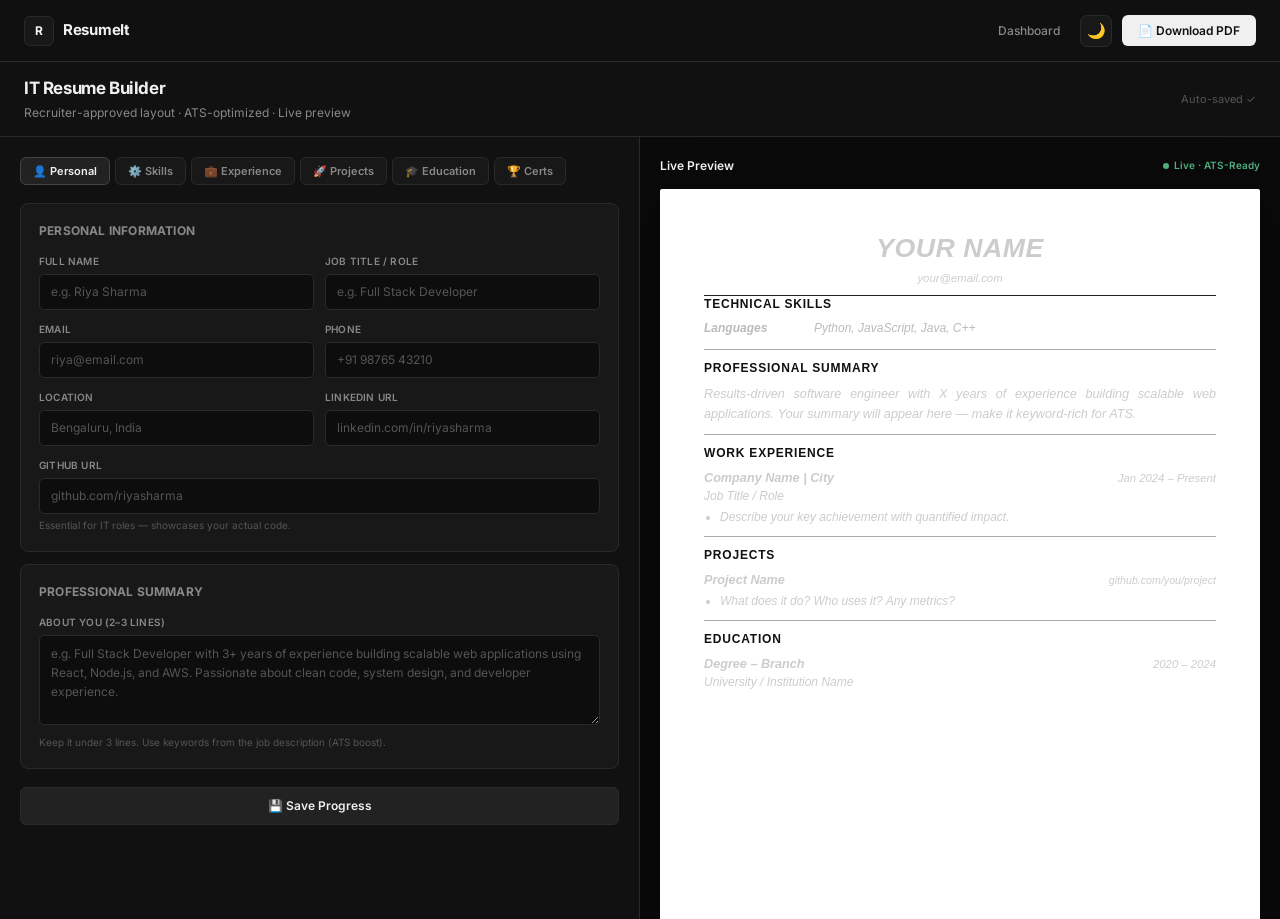
<file: resume-form.html>
<!DOCTYPE html>
<html lang="en">

<head>
    <meta charset="UTF-8">
    <meta name="viewport" content="width=device-width, initial-scale=1.0">
    <meta name="description" content="Build an ATS-friendly IT resume in real time. Recruiter-approved layout for software engineers, developers and tech professionals.">
    <title>ResumeIt - IT Resume Builder</title>
    <link rel="preconnect" href="https://fonts.googleapis.com">
    <link rel="preconnect" href="https://fonts.gstatic.com" crossorigin>
    <link href="https://fonts.googleapis.com/css2?family=Inter:wght@400;500;600;700&display=swap" rel="stylesheet">
    <script>var _t=localStorage.getItem("resumeit-theme");if(_t==="light")document.documentElement.setAttribute("data-theme","light");</script>
    <style>
        /* ===== VARIABLES ===== */
        :root {
            --bg: #111111;
            --surface: #181818;
            --surface-light: #222222;
            --surface-hover: #282828;
            --text: #f0f0f0;
            --text-muted: #888888;
            --text-dim: #555555;
            --border: #2a2a2a;
            --border-hover: #444444;
            --button: #f0f0f0;
            --button-text: #111111;
            --button-hover: #d8d8d8;
            --input-bg: #0d0d0d;
            --preview-bg: #0a0a0a;
            --accent: #4a9eff;
        }
        [data-theme="light"] {
            --bg: #f8f8f8;
            --surface: #ffffff;
            --surface-light: #f0f0f0;
            --surface-hover: #e8e8e8;
            --text: #111111;
            --text-muted: #666666;
            --text-dim: #aaaaaa;
            --border: #e0e0e0;
            --border-hover: #b0b0b0;
            --button: #111111;
            --button-text: #f8f8f8;
            --button-hover: #333333;
            --input-bg: #f4f4f4;
            --preview-bg: #e4e4e4;
        }

        /* ===== RESET ===== */
        *, *::before, *::after { margin: 0; padding: 0; box-sizing: border-box; }
        html { scroll-behavior: smooth; }
        body {
            font-family: 'Inter', Arial, sans-serif;
            background: var(--bg);
            color: var(--text);
            line-height: 1.5;
            -webkit-font-smoothing: antialiased;
            transition: background 0.3s ease, color 0.3s ease;
            overflow-x: hidden;
        }
        a { color: inherit; text-decoration: none; }
        button, input, textarea, select { font-family: inherit; }

        /* ===== NAVBAR ===== */
        .navbar {
            position: sticky; top: 0; z-index: 100;
            height: 62px; border-bottom: 1px solid var(--border);
            background: rgba(17,17,17,0.92);
            backdrop-filter: blur(12px);
            -webkit-backdrop-filter: blur(12px);
            display: flex; align-items: center;
            justify-content: space-between;
            padding: 0 24px;
            transition: background 0.3s ease;
        }
        [data-theme="light"] .navbar { background: rgba(248,248,248,0.94); }
        .logo { display:flex; align-items:center; gap:9px; font-size:15px; font-weight:700; letter-spacing:-0.3px; }
        .logo:hover { opacity: 0.75; }
        .logo-box {
            width:30px; height:30px; border:1px solid var(--border);
            border-radius:6px; background:var(--surface);
            display:flex; align-items:center; justify-content:center;
            font-size:12px; font-weight:700;
        }
        .nav-right { display:flex; align-items:center; gap:10px; }
        .nav-link {
            color:var(--text-muted); font-size:12px; font-weight:500;
            padding:6px 10px; border-radius:5px;
            transition: color 0.2s, background 0.2s;
        }
        .nav-link:hover { color:var(--text); background:var(--surface-light); }
        .theme-btn {
            display:inline-flex; align-items:center; justify-content:center;
            width:32px; height:32px; border:1px solid var(--border);
            border-radius:7px; background:var(--surface); color:var(--text);
            cursor:pointer; font-size:15px; line-height:1; padding:0;
            transition: background 0.2s, border-color 0.2s;
        }
        .theme-btn:hover { background:var(--surface-light); border-color:var(--border-hover); }
        .download-btn {
            display:inline-flex; align-items:center; gap:6px;
            border:none; background:var(--button); color:var(--button-text);
            padding:8px 16px; border-radius:6px; font-size:12px; font-weight:600;
            cursor:pointer; transition: background 0.2s, transform 0.15s;
        }
        .download-btn:hover { background:var(--button-hover); transform:translateY(-1px); }
        .download-btn:active { transform:translateY(0); }

        /* ===== PAGE HEADER ===== */
        .page-header {
            padding:14px 24px; border-bottom:1px solid var(--border);
            display:flex; align-items:center; justify-content:space-between; gap:10px;
        }
        .page-header h1 { font-size:17px; font-weight:700; letter-spacing:-0.4px; }
        .page-header p { color:var(--text-muted); font-size:12px; margin-top:2px; }
        .save-status { font-size:11px; color:var(--text-dim); display:flex; align-items:center; gap:5px; white-space:nowrap; }
        .save-status.saved { color:#4caf7d; }

        /* ===== BUILDER LAYOUT ===== */
        .builder { display:grid; grid-template-columns:1fr 1fr; min-height:calc(100vh - 118px); }

        /* ===== LEFT FORM ===== */
        .form-section { border-right:1px solid var(--border); overflow-y:auto; max-height:calc(100vh - 118px); }
        .form-inner { padding:20px; }

        /* Tabs */
        .form-tabs { display:flex; gap:5px; margin-bottom:18px; flex-wrap:wrap; }
        .form-tab {
            padding:6px 12px; border-radius:6px; font-size:11px; font-weight:600;
            color:var(--text-muted); cursor:pointer; border:1px solid var(--border);
            background:var(--surface); transition: all 0.15s ease;
        }
        .form-tab.active { background:var(--surface-light); border-color:var(--border-hover); color:var(--text); }
        .form-tab:hover { color:var(--text); border-color:var(--border-hover); }
        .tab-panel { display:none; }
        .tab-panel.active { display:block; }

        /* Form Card */
        .form-card {
            background:var(--surface); border:1px solid var(--border);
            border-radius:8px; padding:18px; margin-bottom:12px;
        }
        .form-card-header { display:flex; align-items:center; justify-content:space-between; margin-bottom:14px; }
        .form-card-header h2 { font-size:12px; font-weight:700; letter-spacing:0.2px; text-transform:uppercase; color:var(--text-muted); }

        /* Section tip */

        /* Inputs */
        .form-row { display:grid; grid-template-columns:1fr 1fr; gap:11px; }
        .form-row-3 { display:grid; grid-template-columns:1fr 1fr 1fr; gap:11px; }
        .input-group { margin-bottom:12px; }
        .input-group:last-child { margin-bottom:0; }
        .input-group label {
            display:block; font-size:10px; font-weight:600; letter-spacing:0.2px;
            margin-bottom:5px; color:var(--text-muted); text-transform:uppercase;
        }
        .input-group input,
        .input-group textarea,
        .input-group select {
            width:100%; background:var(--input-bg); border:1px solid var(--border);
            border-radius:5px; color:var(--text); outline:none;
            font-size:12px; padding:8px 11px; transition:border-color 0.2s;
        }
        .input-group input { height:36px; }
        .input-group textarea { min-height:76px; resize:vertical; line-height:1.6; }
        .input-group input:focus,
        .input-group textarea:focus,
        .input-group select:focus { border-color:var(--border-hover); }
        .input-group input::placeholder,
        .input-group textarea::placeholder { color:var(--text-dim); }
        .field-hint { font-size:10px; color:var(--text-dim); margin-top:4px; }

        /* Entry Block */
        .entry-block {
            border:1px solid var(--border); border-radius:7px;
            padding:14px; margin-bottom:10px; background:var(--bg);
        }
        .entry-block-header { display:flex; align-items:center; justify-content:space-between; margin-bottom:12px; }
        .entry-label { font-size:11px; font-weight:600; color:var(--text-muted); }
        .remove-btn {
            border:1px solid var(--border); background:transparent; color:#e05555;
            font-size:10px; font-weight:600; padding:3px 9px; border-radius:4px;
            cursor:pointer; transition: background 0.15s, border-color 0.15s;
        }
        .remove-btn:hover { background:rgba(224,85,85,0.12); border-color:#e05555; }
        .add-btn {
            width:100%; border:1px dashed var(--border); background:transparent;
            color:var(--text-muted); font-size:11px; font-weight:600;
            padding:9px; border-radius:6px; cursor:pointer; margin-top:4px;
            transition: border-color 0.2s, color 0.2s, background 0.2s;
        }
        .add-btn:hover { border-color:var(--border-hover); color:var(--text); background:var(--surface-hover); }

        /* Save btn */
        .save-btn {
            width:100%; height:38px; border:1px solid var(--border);
            border-radius:6px; background:var(--surface-light); color:var(--text);
            font-size:12px; font-weight:600; cursor:pointer; margin-top:6px;
            transition: background 0.2s, border-color 0.2s;
        }
        .save-btn:hover { background:var(--surface-hover); border-color:var(--border-hover); }

        /* ===== RIGHT PREVIEW ===== */
        .preview-section {
            background:var(--preview-bg); padding:20px;
            overflow-y:auto; max-height:calc(100vh - 118px);
        }
        .preview-header { display:flex; align-items:center; justify-content:space-between; margin-bottom:14px; }
        .preview-header h2 { font-size:12px; font-weight:600; }
        .live-badge { display:flex; align-items:center; gap:5px; font-size:10px; font-weight:600; color:#4caf7d; }
        .live-dot { width:6px; height:6px; border-radius:50%; background:#4caf7d; animation:pulse 2s infinite; }
        @keyframes pulse { 0%,100%{opacity:1} 50%{opacity:0.35} }

        /* ===== RESUME PAPER (ATS-FRIENDLY IT TEMPLATE) ===== */
        .resume-paper {
            width:100%; max-width:700px; margin:0 auto;
            background:#ffffff; color:#1a1a1a;
            padding:40px 44px;
            box-shadow:0 16px 56px rgba(0,0,0,0.45);
            border-radius:2px; min-height:900px;
            font-family:'Arial', 'Helvetica Neue', sans-serif;
            font-size:9.5pt; line-height:1.45;
        }

        /* ── Resume: Header ── */
        .rh-name {
            font-size:20pt; font-weight:700; color:#111; letter-spacing:0.5px;
            text-transform:uppercase; text-align:center;
            margin-bottom:3px; font-family:'Arial', sans-serif;
        }
        .rh-title {
            font-size:10pt; font-weight:400; color:#444;
            text-align:center; margin-bottom:7px;
        }
        .rh-contact {
            display:flex; flex-wrap:wrap; justify-content:center;
            gap:0; font-size:8.5pt; color:#333; margin-bottom:2px;
        }
        .rh-contact-item { display:flex; align-items:center; }
        .rh-contact-sep { margin:0 6px; color:#999; }
        .rh-contact a { color:#1a1a1a; text-decoration:none; }
        .rh-divider { border:none; border-top:1.8px solid #222; margin:8px 0 0; }

        /* ── Resume: Section ── */
        .rs { margin-bottom:0; }
        .rs-title {
            font-size:9pt; font-weight:700; text-transform:uppercase;
            letter-spacing:0.8px; color:#111;
            margin-bottom:6px;
            font-family:'Arial', sans-serif;
        }
        /* Divider between sections */
        .rs-sep {
            border:none; border-top:1px solid #aaa;
            margin:10px 0 10px;
        }

        /* ── Resume: Skills Table ── */
        .rs-skills-table { width:100%; border-collapse:collapse; }
        .rs-skills-table td {
            font-size:9pt; padding:1.5px 0; vertical-align:top;
        }
        .rs-skills-table td.sk-label {
            font-weight:700; color:#111; white-space:nowrap;
            padding-right:10px; width:110px;
        }
        .rs-skills-table td.sk-value { color:#222; }
        .rs-skills-ph td { color:#bbb !important; font-style:italic; }

        /* ── Resume: Summary ── */
        .rs-summary {
            font-size:9.5pt; line-height:1.6; color:#222;
            text-align:justify;
        }

        /* ── Resume: Experience / Education items ── */
        .ri { margin-bottom:10px; }
        .ri:last-child { margin-bottom:0; }
        .ri-header { display:flex; justify-content:space-between; align-items:baseline; margin-bottom:1px; }
        .ri-company { font-size:9.5pt; font-weight:700; color:#111; }
        .ri-date { font-size:8.5pt; color:#444; white-space:nowrap; margin-left:6px; font-style:italic; }
        .ri-title { font-size:9pt; color:#333; margin-bottom:2px; }
        .ri-stack {
            font-size:8.5pt; color:#555; margin-bottom:3px;
        }
        .ri-stack strong { color:#333; }
        .ri-bullets { margin:3px 0 0 16px; padding:0; list-style:disc; }
        .ri-bullets li { font-size:9pt; color:#222; margin-bottom:1.5px; line-height:1.5; }

        /* ── Resume: Projects ── */
        .rp-header { display:flex; justify-content:space-between; align-items:baseline; margin-bottom:1px; }
        .rp-name { font-size:9.5pt; font-weight:700; color:#111; }
        .rp-link { font-size:8pt; color:#444; margin-left:6px; font-style:italic; }
        .rp-stack { font-size:8.5pt; color:#555; margin-bottom:3px; }
        .rp-stack strong { color:#333; }

        /* ── Resume: Certifications ── */
        .rc { margin-bottom:7px; }
        .rc:last-child { margin-bottom:0; }
        .rc-header { display:flex; justify-content:space-between; align-items:baseline; }
        .rc-name { font-size:9.5pt; font-weight:700; color:#111; }
        .rc-date { font-size:8.5pt; color:#444; font-style:italic; }
        .rc-issuer { font-size:9pt; color:#444; }

        /* Placeholder style */
        .r-ph { color:#ccc !important; font-style:italic; }

        /* ===== PRINT ===== */
        @media print {
            * { -webkit-print-color-adjust:exact; print-color-adjust:exact; }
            body { background:#fff !important; }
            .navbar, .page-header, .form-section, .preview-header { display:none !important; }
            .builder { display:block !important; }
            .preview-section { background:#fff !important; padding:0 !important; max-height:none !important; overflow:visible !important; }
            .resume-paper { box-shadow:none !important; max-width:100% !important; padding:18mm 16mm !important; min-height:auto !important; border-radius:0 !important; }
        }

        /* ===== RESPONSIVE ===== */
        @media (max-width:900px) {
            .builder { grid-template-columns:1fr; }
            .form-section, .preview-section { max-height:none; height:auto; overflow-y:visible; }
            .preview-section { border-top:1px solid var(--border); }
        }
        @media (max-width:600px) {
            .navbar { padding:0 16px; }
            .form-inner, .preview-section { padding:14px; }
            .form-row, .form-row-3 { grid-template-columns:1fr; gap:0; }
            .resume-paper { padding:24px 18px; }
            .rh-name { font-size:14pt; }
        }
    </style>
</head>

<body>

    <!-- NAVBAR -->
    <header class="navbar">
        <a href="dashboard.html" class="logo">
            <span class="logo-box">R</span>
            ResumeIt
        </a>
        <div class="nav-right">
            <a href="dashboard.html" class="nav-link">Dashboard</a>
            <button class="theme-btn" onclick="toggleTheme()" aria-label="Toggle theme" title="Toggle light / dark mode">🌙</button>
            <button class="download-btn" onclick="downloadPDF()" id="dlBtn">
                📄 Download PDF
            </button>
        </div>
    </header>

    <!-- PAGE HEADER -->
    <div class="page-header">
        <div>
            <h1>IT Resume Builder</h1>
            <p>Recruiter-approved layout · ATS-optimized · Live preview</p>
        </div>
        <div class="save-status" id="saveStatus">Auto-saved ✓</div>
    </div>

    <!-- BUILDER -->
    <main class="builder">

        <!-- LEFT — FORM -->
        <section class="form-section" id="formSection">
            <div class="form-inner">

                <!-- Tab navigation -->
                <div class="form-tabs" id="formTabs">
                    <button class="form-tab active" onclick="switchTab('personal')">👤 Personal</button>
                    <button class="form-tab" onclick="switchTab('skills')">⚙️ Skills</button>
                    <button class="form-tab" onclick="switchTab('experience')">💼 Experience</button>
                    <button class="form-tab" onclick="switchTab('projects')">🚀 Projects</button>
                    <button class="form-tab" onclick="switchTab('education')">🎓 Education</button>
                    <button class="form-tab" onclick="switchTab('certifications')">🏆 Certs</button>
                </div>

                <!-- ═══ PERSONAL TAB ═══ -->
                <div class="tab-panel active" id="tab-personal">
                    <div class="form-card">
                        <div class="form-card-header"><h2>Personal Information</h2></div>
                        <div class="form-row">
                            <div class="input-group">
                                <label>Full Name</label>
                                <input type="text" id="f-name" placeholder="e.g. Riya Sharma" oninput="updateField('name',this.value)">
                            </div>
                            <div class="input-group">
                                <label>Job Title / Role</label>
                                <input type="text" id="f-jobtitle" placeholder="e.g. Full Stack Developer" oninput="updateField('jobTitle',this.value)">
                            </div>
                        </div>
                        <div class="form-row">
                            <div class="input-group">
                                <label>Email</label>
                                <input type="email" id="f-email" placeholder="riya@email.com" autocomplete="email" oninput="updateField('email',this.value)">
                            </div>
                            <div class="input-group">
                                <label>Phone</label>
                                <input type="tel" id="f-phone" placeholder="+91 98765 43210" oninput="updateField('phone',this.value)">
                            </div>
                        </div>
                        <div class="form-row">
                            <div class="input-group">
                                <label>Location</label>
                                <input type="text" id="f-location" placeholder="Bengaluru, India" oninput="updateField('location',this.value)">
                            </div>
                            <div class="input-group">
                                <label>LinkedIn URL</label>
                                <input type="text" id="f-linkedin" placeholder="linkedin.com/in/riyasharma" oninput="updateField('linkedin',this.value)">
                            </div>
                        </div>
                        <div class="input-group">
                            <label>GitHub URL</label>
                            <input type="text" id="f-github" placeholder="github.com/riyasharma" oninput="updateField('github',this.value)">
                            <p class="field-hint">Essential for IT roles — showcases your actual code.</p>
                        </div>
                    </div>

                    <div class="form-card">
                        <div class="form-card-header"><h2>Professional Summary</h2></div>
                        <div class="input-group">
                            <label>About You (2–3 lines)</label>
                            <textarea id="f-summary" placeholder="e.g. Full Stack Developer with 3+ years of experience building scalable web applications using React, Node.js, and AWS. Passionate about clean code, system design, and developer experience." oninput="updateField('summary',this.value)" style="min-height:90px;"></textarea>
                            <p class="field-hint">Keep it under 3 lines. Use keywords from the job description (ATS boost).</p>
                        </div>
                    </div>
                    <button class="save-btn" onclick="saveResume()">💾 Save Progress</button>
                </div>

                <!-- ═══ SKILLS TAB ═══ -->
                <div class="tab-panel" id="tab-skills">
                    <div class="form-card">
                        <div class="form-card-header"><h2>Technical Skills</h2></div>

                        <div class="input-group">
                            <label>Languages</label>
                            <input type="text" id="f-sk-lang" placeholder="Python, JavaScript, TypeScript, Java, C++, Go" oninput="updateSkill('languages',this.value)">
                        </div>
                        <div class="input-group">
                            <label>Frameworks &amp; Libraries</label>
                            <input type="text" id="f-sk-fw" placeholder="React, Node.js, Django, FastAPI, Spring Boot, Express" oninput="updateSkill('frameworks',this.value)">
                        </div>
                        <div class="input-group">
                            <label>Databases</label>
                            <input type="text" id="f-sk-db" placeholder="PostgreSQL, MongoDB, MySQL, Redis, Elasticsearch" oninput="updateSkill('databases',this.value)">
                        </div>
                        <div class="input-group">
                            <label>Cloud &amp; DevOps</label>
                            <input type="text" id="f-sk-cloud" placeholder="AWS, GCP, Docker, Kubernetes, Terraform, CI/CD, Linux" oninput="updateSkill('cloud',this.value)">
                        </div>
                        <div class="input-group">
                            <label>Tools &amp; Practices</label>
                            <input type="text" id="f-sk-tools" placeholder="Git, JIRA, Postman, Agile, Scrum, REST APIs, GraphQL" oninput="updateSkill('tools',this.value)">
                        </div>
                    </div>
                    <button class="save-btn" onclick="saveResume()">💾 Save Progress</button>
                </div>

                <!-- ═══ EXPERIENCE TAB ═══ -->
                <div class="tab-panel" id="tab-experience">
                    <div class="form-card">
                        <div class="form-card-header"><h2>Work Experience</h2></div>
                        <div id="exp-entries"></div>
                        <button class="add-btn" onclick="addEntry('experience')">+ Add Work Experience</button>
                    </div>
                    <button class="save-btn" onclick="saveResume()">💾 Save Progress</button>
                </div>

                <!-- ═══ PROJECTS TAB ═══ -->
                <div class="tab-panel" id="tab-projects">
                    <div class="form-card">
                        <div class="form-card-header"><h2>Projects</h2></div>
                        <div id="proj-entries"></div>
                        <button class="add-btn" onclick="addEntry('projects')">+ Add Project</button>
                    </div>
                    <button class="save-btn" onclick="saveResume()">💾 Save Progress</button>
                </div>

                <!-- ═══ EDUCATION TAB ═══ -->
                <div class="tab-panel" id="tab-education">
                    <div class="form-card">
                        <div class="form-card-header"><h2>Education</h2></div>
                        <div id="edu-entries"></div>
                        <button class="add-btn" onclick="addEntry('education')">+ Add Education</button>
                    </div>
                    <button class="save-btn" onclick="saveResume()">💾 Save Progress</button>
                </div>

                <!-- ═══ CERTIFICATIONS TAB ═══ -->
                <div class="tab-panel" id="tab-certifications">
                    <div class="form-card">
                        <div class="form-card-header"><h2>Certifications</h2></div>
                        <div id="cert-entries"></div>
                        <button class="add-btn" onclick="addEntry('certifications')">+ Add Certification</button>
                    </div>
                    <button class="save-btn" onclick="saveResume()">💾 Save Progress</button>
                </div>

            </div>
        </section>

        <!-- RIGHT — LIVE PREVIEW -->
        <section class="preview-section">
            <div class="preview-header">
                <h2>Live Preview</h2>
                <div class="live-badge"><span class="live-dot"></span> Live · ATS-Ready</div>
            </div>

            <div class="resume-paper" id="resumePaper">

                <!-- HEADER -->
                <div style="text-align:center; margin-bottom:0;">
                    <div class="rh-name" id="p-name">YOUR NAME</div>
                    <div class="rh-title" id="p-jobtitle" style="display:none;"></div>
                    <div class="rh-contact" id="p-contact">
                        <span class="rh-contact-item" id="p-email-wrap"><span id="p-email" class="r-ph">your@email.com</span></span>
                        <span class="rh-contact-sep" id="sep-phone" style="display:none;">|</span>
                        <span class="rh-contact-item" id="p-phone-wrap" style="display:none;"><span id="p-phone"></span></span>
                        <span class="rh-contact-sep" id="sep-loc" style="display:none;">|</span>
                        <span class="rh-contact-item" id="p-loc-wrap" style="display:none;"><span id="p-location"></span></span>
                        <span class="rh-contact-sep" id="sep-li" style="display:none;">|</span>
                        <span class="rh-contact-item" id="p-li-wrap" style="display:none;"><span id="p-linkedin"></span></span>
                        <span class="rh-contact-sep" id="sep-gh" style="display:none;">|</span>
                        <span class="rh-contact-item" id="p-gh-wrap" style="display:none;"><span id="p-github"></span></span>
                    </div>
                </div>
                <hr class="rh-divider">

                <!-- 1. TECHNICAL SKILLS -->
                <div class="rs" id="section-skills">
                    <div class="rs-title">Technical Skills</div>
                    <table class="rs-skills-table" id="p-skills-table">
                        <tr class="rs-skills-ph" id="sk-ph-row">
                            <td class="sk-label">Languages</td>
                            <td class="sk-value r-ph">Python, JavaScript, Java, C++</td>
                        </tr>
                    </table>
                </div>
                <hr class="rs-sep">

                <!-- 2. PROFESSIONAL SUMMARY -->
                <div class="rs" id="section-summary">
                    <div class="rs-title">Professional Summary</div>
                    <p class="rs-summary r-ph" id="p-summary">Results-driven software engineer with X years of experience building scalable web applications. Your summary will appear here — make it keyword-rich for ATS.</p>
                </div>
                <hr class="rs-sep">

                <!-- 3. WORK EXPERIENCE -->
                <div class="rs" id="section-experience">
                    <div class="rs-title">Work Experience</div>
                    <div id="p-experience">
                        <div class="ri">
                            <div class="ri-header">
                                <span class="ri-company r-ph">Company Name | City</span>
                                <span class="ri-date r-ph">Jan 2024 – Present</span>
                            </div>
                            <div class="ri-title r-ph">Job Title / Role</div>
                            <div class="ri-stack r-ph"><strong>Stack:</strong> React, Node.js, PostgreSQL</div>
                            <ul class="ri-bullets"><li class="r-ph">Describe your key achievements with quantified impact (e.g. Reduced API latency by 35%)</li></ul>
                        </div>
                    </div>
                </div>
                <hr class="rs-sep">

                <!-- 4. PROJECTS -->
                <div class="rs" id="section-projects">
                    <div class="rs-title">Projects</div>
                    <div id="p-projects">
                        <div class="ri">
                            <div class="rp-header">
                                <span class="rp-name r-ph">Project Name</span>
                                <span class="rp-link r-ph">github.com/you/project</span>
                            </div>
                            <div class="rp-stack r-ph"><strong>Stack:</strong> React, Node.js, MongoDB</div>
                            <ul class="ri-bullets"><li class="r-ph">What does it do? Who uses it? Any metrics?</li></ul>
                        </div>
                    </div>
                </div>
                <hr class="rs-sep">

                <!-- 5. EDUCATION -->
                <div class="rs" id="section-education">
                    <div class="rs-title">Education</div>
                    <div id="p-education">
                        <div class="ri">
                            <div class="ri-header">
                                <span class="ri-company r-ph">Degree – Branch</span>
                                <span class="ri-date r-ph">2020 – 2024</span>
                            </div>
                            <div class="ri-title r-ph">University / Institution Name</div>
                        </div>
                    </div>
                </div>

                <!-- 6. CERTIFICATIONS (shown only when filled) -->
                <div id="cert-wrapper" style="display:none;">
                    <hr class="rs-sep">
                    <div class="rs" id="section-certifications">
                        <div class="rs-title">Certifications</div>
                        <div id="p-certifications"></div>
                    </div>
                </div>

            </div><!-- /resume-paper -->
        </section>

    </main>

    <script>
    /* =====================================================================
       RESUMEIT — IT Resume Builder Logic
       ATS-friendly · Live preview · Auto-save
    ===================================================================== */

    /* ── DATA MODEL ── */
    var data = {
        name: '', jobTitle: '', email: '', phone: '', location: '',
        linkedin: '', github: '',
        summary: '',
        skills: { languages: '', frameworks: '', databases: '', cloud: '', tools: '' },
        experience: [{
            company: '', location: '', title: '', start: '', end: '', tech: '', desc: ''
        }],
        projects: [{ name: '', tech: '', github: '', demo: '', desc: '' }],
        education: [{ degree: '', school: '', start: '', end: '', gpa: '' }],
        certifications: [{ name: '', issuer: '', date: '' }]
    };

    /* ── FIELD UPDATE ── */
    function updateField(key, value) {
        data[key] = value;
        renderPreview();
        scheduleSave();
    }
    function updateSkill(key, value) {
        data.skills[key] = value;
        renderPreview();
        scheduleSave();
    }
    function updateEntry(section, index, key, value) {
        data[section][index][key] = value;
        renderPreview();
        scheduleSave();
    }

    /* ── ADD / REMOVE ENTRIES ── */
    function addEntry(section) {
        if (section === 'experience')
            data.experience.push({ company:'', location:'', title:'', start:'', end:'', tech:'', desc:'' });
        else if (section === 'projects')
            data.projects.push({ name:'', tech:'', github:'', demo:'', desc:'' });
        else if (section === 'education')
            data.education.push({ degree:'', school:'', start:'', end:'', gpa:'' });
        else if (section === 'certifications')
            data.certifications.push({ name:'', issuer:'', date:'' });

        renderForms();
        renderPreview();
        scheduleSave();
    }
    function removeEntry(section, index) {
        data[section].splice(index, 1);
        renderForms();
        renderPreview();
        scheduleSave();
    }

    /* ── RENDER ALL FORMS ── */
    function renderForms() {
        renderExperienceForm();
        renderProjectsForm();
        renderEducationForm();
        renderCertForm();
    }

    /* ── EXPERIENCE FORM ── */
    function renderExperienceForm() {
        var c = document.getElementById('exp-entries');
        c.innerHTML = data.experience.map(function(e, i) {
            return '<div class="entry-block">' +
                '<div class="entry-block-header">' +
                    '<span class="entry-label">Experience #' + (i+1) + '</span>' +
                    (data.experience.length > 1 ? '<button class="remove-btn" onclick="removeEntry(\'experience\',' + i + ')">Remove</button>' : '') +
                '</div>' +
                '<div class="form-row">' +
                    '<div class="input-group"><label>Company Name</label>' +
                        '<input type="text" placeholder="Google, Microsoft, Infosys…" value="' + esc(e.company) + '" oninput="updateEntry(\'experience\',' + i + ',\'company\',this.value)">' +
                    '</div>' +
                    '<div class="input-group"><label>Location</label>' +
                        '<input type="text" placeholder="Bengaluru, India / Remote" value="' + esc(e.location) + '" oninput="updateEntry(\'experience\',' + i + ',\'location\',this.value)">' +
                    '</div>' +
                '</div>' +
                '<div class="input-group"><label>Job Title / Role</label>' +
                    '<input type="text" placeholder="Senior Software Engineer" value="' + esc(e.title) + '" oninput="updateEntry(\'experience\',' + i + ',\'title\',this.value)">' +
                '</div>' +
                '<div class="form-row">' +
                    '<div class="input-group"><label>Start Date</label>' +
                        '<input type="text" placeholder="Jan 2022" value="' + esc(e.start) + '" oninput="updateEntry(\'experience\',' + i + ',\'start\',this.value)">' +
                    '</div>' +
                    '<div class="input-group"><label>End Date</label>' +
                        '<input type="text" placeholder="Dec 2024 / Present" value="' + esc(e.end) + '" oninput="updateEntry(\'experience\',' + i + ',\'end\',this.value)">' +
                    '</div>' +
                '</div>' +
                '<div class="input-group"><label>Technologies Used</label>' +
                    '<input type="text" placeholder="React, Node.js, PostgreSQL, AWS Lambda, Docker" value="' + esc(e.tech) + '" oninput="updateEntry(\'experience\',' + i + ',\'tech\',this.value)">' +
                    '<p class="field-hint">The tech stack you used in this role — critical for ATS matching.</p>' +
                '</div>' +
                '<div class="input-group"><label>Achievements &amp; Responsibilities</label>' +
                    '<textarea placeholder="Each line = one bullet on the resume.\nBuilt a microservices system handling 5M+ requests/day.\nReduced API response time by 40% through Redis caching.\nLed a team of 4 engineers to deliver the project 2 weeks early." oninput="updateEntry(\'experience\',' + i + ',\'desc\',this.value)">' + esc(e.desc) + '</textarea>' +
                    '<p class="field-hint">One achievement per line. Start with action verbs. Add numbers.</p>' +
                '</div>' +
            '</div>';
        }).join('');
    }

    /* ── PROJECTS FORM ── */
    function renderProjectsForm() {
        var c = document.getElementById('proj-entries');
        c.innerHTML = data.projects.map(function(p, i) {
            return '<div class="entry-block">' +
                '<div class="entry-block-header">' +
                    '<span class="entry-label">Project #' + (i+1) + '</span>' +
                    (data.projects.length > 1 ? '<button class="remove-btn" onclick="removeEntry(\'projects\',' + i + ')">Remove</button>' : '') +
                '</div>' +
                '<div class="form-row">' +
                    '<div class="input-group"><label>Project Name</label>' +
                        '<input type="text" placeholder="ResumeIt, E-Commerce API…" value="' + esc(p.name) + '" oninput="updateEntry(\'projects\',' + i + ',\'name\',this.value)">' +
                    '</div>' +
                    '<div class="input-group"><label>Tech Stack</label>' +
                        '<input type="text" placeholder="Next.js, Python, PostgreSQL" value="' + esc(p.tech) + '" oninput="updateEntry(\'projects\',' + i + ',\'tech\',this.value)">' +
                    '</div>' +
                '</div>' +
                '<div class="form-row">' +
                    '<div class="input-group"><label>GitHub URL</label>' +
                        '<input type="text" placeholder="github.com/you/project-name" value="' + esc(p.github) + '" oninput="updateEntry(\'projects\',' + i + ',\'github\',this.value)">' +
                    '</div>' +
                    '<div class="input-group"><label>Demo URL (optional)</label>' +
                        '<input type="text" placeholder="yourproject.vercel.app" value="' + esc(p.demo) + '" oninput="updateEntry(\'projects\',' + i + ',\'demo\',this.value)">' +
                    '</div>' +
                '</div>' +
                '<div class="input-group"><label>Description</label>' +
                    '<textarea placeholder="Each line = one bullet.\nBuilt a full-stack resume builder used by 3,000+ users.\nImplemented JWT auth, reducing unauthorised access to zero." oninput="updateEntry(\'projects\',' + i + ',\'desc\',this.value)">' + esc(p.desc) + '</textarea>' +
                '</div>' +
            '</div>';
        }).join('');
    }

    /* ── EDUCATION FORM ── */
    function renderEducationForm() {
        var c = document.getElementById('edu-entries');
        c.innerHTML = data.education.map(function(e, i) {
            return '<div class="entry-block">' +
                '<div class="entry-block-header">' +
                    '<span class="entry-label">Education #' + (i+1) + '</span>' +
                    (data.education.length > 1 ? '<button class="remove-btn" onclick="removeEntry(\'education\',' + i + ')">Remove</button>' : '') +
                '</div>' +
                '<div class="input-group"><label>Degree &amp; Branch</label>' +
                    '<input type="text" placeholder="B.Tech – Computer Science Engineering" value="' + esc(e.degree) + '" oninput="updateEntry(\'education\',' + i + ',\'degree\',this.value)">' +
                '</div>' +
                '<div class="input-group"><label>University / Institution</label>' +
                    '<input type="text" placeholder="IIT Bombay / VIT Vellore" value="' + esc(e.school) + '" oninput="updateEntry(\'education\',' + i + ',\'school\',this.value)">' +
                '</div>' +
                '<div class="form-row">' +
                    '<div class="input-group"><label>Start Year</label>' +
                        '<input type="text" placeholder="2020" value="' + esc(e.start) + '" oninput="updateEntry(\'education\',' + i + ',\'start\',this.value)">' +
                    '</div>' +
                    '<div class="input-group"><label>End Year / Expected</label>' +
                        '<input type="text" placeholder="2024 / 2026" value="' + esc(e.end) + '" oninput="updateEntry(\'education\',' + i + ',\'end\',this.value)">' +
                    '</div>' +
                '</div>' +
                '<div class="input-group"><label>CGPA / Percentage (optional)</label>' +
                    '<input type="text" placeholder="8.6 / 10 or 86%" value="' + esc(e.gpa) + '" oninput="updateEntry(\'education\',' + i + ',\'gpa\',this.value)">' +
                '</div>' +
            '</div>';
        }).join('');
    }

    /* ── CERTIFICATIONS FORM ── */
    function renderCertForm() {
        var c = document.getElementById('cert-entries');
        c.innerHTML = data.certifications.map(function(cert, i) {
            return '<div class="entry-block">' +
                '<div class="entry-block-header">' +
                    '<span class="entry-label">Certification #' + (i+1) + '</span>' +
                    (data.certifications.length > 1 ? '<button class="remove-btn" onclick="removeEntry(\'certifications\',' + i + ')">Remove</button>' : '') +
                '</div>' +
                '<div class="input-group"><label>Certification Name</label>' +
                    '<input type="text" placeholder="AWS Solutions Architect – Associate" value="' + esc(cert.name) + '" oninput="updateEntry(\'certifications\',' + i + ',\'name\',this.value)">' +
                '</div>' +
                '<div class="form-row">' +
                    '<div class="input-group"><label>Issuing Organization</label>' +
                        '<input type="text" placeholder="Amazon Web Services / Google" value="' + esc(cert.issuer) + '" oninput="updateEntry(\'certifications\',' + i + ',\'issuer\',this.value)">' +
                    '</div>' +
                    '<div class="input-group"><label>Issue Date</label>' +
                        '<input type="text" placeholder="Mar 2024" value="' + esc(cert.date) + '" oninput="updateEntry(\'certifications\',' + i + ',\'date\',this.value)">' +
                    '</div>' +
                '</div>' +
            '</div>';
        }).join('');
    }

    /* ── RENDER PREVIEW ── */
    function renderPreview() {

        /* Name */
        var nameEl = document.getElementById('p-name');
        if (nameEl) {
            if (data.name && data.name.trim()) {
                nameEl.textContent = data.name.toUpperCase();
                nameEl.classList.remove('r-ph');
            } else {
                nameEl.textContent = 'YOUR NAME';
                nameEl.classList.add('r-ph');
            }
        }

        /* Job Title */
        var jtEl = document.getElementById('p-jobtitle');
        if (jtEl) {
            if (data.jobTitle && data.jobTitle.trim()) {
                jtEl.textContent = data.jobTitle;
                jtEl.style.display = '';
                jtEl.classList.remove('r-ph');
            } else {
                jtEl.style.display = 'none';
            }
        }

        /* Contact row — show items and separators conditionally */
        setContactItem('p-email', 'p-email-wrap', null, data.email, true);
        setContactSep('sep-phone', data.phone);
        setContactItem('p-phone', 'p-phone-wrap', null, data.phone, false);
        setContactSep('sep-loc', data.location);
        setContactItem('p-location', 'p-loc-wrap', null, data.location, false);
        setContactSep('sep-li', data.linkedin);
        setContactItem('p-linkedin', 'p-li-wrap', null, data.linkedin, false);
        setContactSep('sep-gh', data.github);
        setContactItem('p-github', 'p-gh-wrap', null, data.github, false);

        /* Summary */
        var sumEl = document.getElementById('p-summary');
        if (sumEl) {
            if (data.summary && data.summary.trim()) {
                sumEl.textContent = data.summary;
                sumEl.classList.remove('r-ph');
            } else {
                sumEl.textContent = 'Results-driven software engineer with X years of experience building scalable web applications. Your summary will appear here — make it keyword-rich for ATS.';
                sumEl.classList.add('r-ph');
            }
        }

        /* Skills table */
        var tbl = document.getElementById('p-skills-table');
        if (tbl) {
            var sk = data.skills;
            var rows = [];
            var labels = [
                ['languages', 'Languages'],
                ['frameworks', 'Frameworks'],
                ['databases', 'Databases'],
                ['cloud', 'Cloud &amp; DevOps'],
                ['tools', 'Tools']
            ];
            labels.forEach(function(pair) {
                var val = sk[pair[0]] ? sk[pair[0]].trim() : '';
                if (val) {
                    rows.push('<tr><td class="sk-label">' + pair[1] + ':</td><td class="sk-value">' + escHtml(val) + '</td></tr>');
                }
            });
            if (rows.length === 0) {
                tbl.innerHTML = '<tr class="rs-skills-ph" id="sk-ph-row"><td class="sk-label">Languages</td><td class="sk-value r-ph">Python, JavaScript, Java, C++</td></tr>';
            } else {
                tbl.innerHTML = rows.join('');
            }
        }

        /* Experience */
        var expEl = document.getElementById('p-experience');
        if (expEl) {
            var expHtml = data.experience.map(function(e) {
                var companyStr = [e.company, e.location].filter(Boolean).join(' | ');
                var dateStr = [e.start, e.end].filter(Boolean).join(' – ');
                var bullets = '';
                if (e.desc && e.desc.trim()) {
                    var lines = e.desc.split('\n').map(function(l){ return l.trim(); }).filter(Boolean);
                    bullets = '<ul class="ri-bullets">' + lines.map(function(l){ return '<li>' + escHtml(l) + '</li>'; }).join('') + '</ul>';
                } else {
                    bullets = '<ul class="ri-bullets"><li class="r-ph">Describe your key achievement with quantified impact.</li></ul>';
                }
                return '<div class="ri">' +
                    '<div class="ri-header">' +
                        '<span class="ri-company' + (companyStr ? '' : ' r-ph') + '">' + (escHtml(companyStr) || 'Company Name | City') + '</span>' +
                        '<span class="ri-date' + (dateStr ? '' : ' r-ph') + '">' + (escHtml(dateStr) || 'Jan 2024 – Present') + '</span>' +
                    '</div>' +
                    '<div class="ri-title' + (e.title ? '' : ' r-ph') + '">' + (escHtml(e.title) || 'Job Title / Role') + '</div>' +
                    (e.tech ? '<div class="ri-stack"><strong>Stack:</strong> ' + escHtml(e.tech) + '</div>' : '') +
                    bullets +
                '</div>';
            }).join('');
            expEl.innerHTML = expHtml;
        }

        /* Projects */
        var projEl = document.getElementById('p-projects');
        if (projEl) {
            var projHtml = data.projects.map(function(p) {
                var linkStr = p.demo || p.github || '';
                var bullets = '';
                if (p.desc && p.desc.trim()) {
                    var lines = p.desc.split('\n').map(function(l){ return l.trim(); }).filter(Boolean);
                    bullets = '<ul class="ri-bullets">' + lines.map(function(l){ return '<li>' + escHtml(l) + '</li>'; }).join('') + '</ul>';
                } else {
                    bullets = '<ul class="ri-bullets"><li class="r-ph">What does it do? Who uses it? Any metrics?</li></ul>';
                }
                return '<div class="ri">' +
                    '<div class="rp-header">' +
                        '<span class="rp-name' + (p.name ? '' : ' r-ph') + '">' + (escHtml(p.name) || 'Project Name') + '</span>' +
                        (linkStr ? '<span class="rp-link">' + escHtml(linkStr) + '</span>' : '<span class="rp-link r-ph">github.com/you/project</span>') +
                    '</div>' +
                    (p.tech ? '<div class="rp-stack"><strong>Stack:</strong> ' + escHtml(p.tech) + '</div>' : '') +
                    bullets +
                '</div>';
            }).join('');
            projEl.innerHTML = projHtml;
        }

        /* Education */
        var eduEl = document.getElementById('p-education');
        if (eduEl) {
            var eduHtml = data.education.map(function(e) {
                var dateStr = [e.start, e.end].filter(Boolean).join(' – ');
                var degreeStr = e.degree || '';
                return '<div class="ri">' +
                    '<div class="ri-header">' +
                        '<span class="ri-company' + (degreeStr ? '' : ' r-ph') + '">' + (escHtml(degreeStr) || 'Degree – Branch') + '</span>' +
                        '<span class="ri-date' + (dateStr ? '' : ' r-ph') + '">' + (escHtml(dateStr) || '2020 – 2024') + '</span>' +
                    '</div>' +
                    '<div class="ri-title' + (e.school ? '' : ' r-ph') + '">' + (escHtml(e.school) || 'University / Institution Name') + '</div>' +
                    (e.gpa ? '<div style="font-size:8.5pt;color:#555;margin-top:1px;">CGPA / Grade: ' + escHtml(e.gpa) + '</div>' : '') +
                '</div>';
            }).join('');
            eduEl.innerHTML = eduHtml;
        }

        /* Certifications */
        var certWrapper = document.getElementById('cert-wrapper');
        var certEl = document.getElementById('p-certifications');
        var hasCerts = data.certifications.some(function(c){ return c.name && c.name.trim(); });
        if (certWrapper) certWrapper.style.display = hasCerts ? '' : 'none';
        if (certEl && hasCerts) {
            certEl.innerHTML = data.certifications.filter(function(c){ return c.name && c.name.trim(); }).map(function(c) {
                return '<div class="rc">' +
                    '<div class="rc-header">' +
                        '<span class="rc-name">' + escHtml(c.name) + '</span>' +
                        (c.date ? '<span class="rc-date">' + escHtml(c.date) + '</span>' : '') +
                    '</div>' +
                    (c.issuer ? '<div class="rc-issuer">' + escHtml(c.issuer) + '</div>' : '') +
                '</div>';
            }).join('');
        }
    }

    /* ── CONTACT HELPER ── */
    function setContactItem(textId, wrapId, linkId, value, alwaysShow) {
        var wrap = document.getElementById(wrapId);
        var el   = document.getElementById(textId);
        if (!wrap || !el) return;
        if (value && value.trim()) {
            el.textContent = value.trim();
            el.classList.remove('r-ph');
            wrap.style.display = '';
        } else if (alwaysShow) {
            el.textContent = 'your@email.com';
            el.classList.add('r-ph');
            wrap.style.display = '';
        } else {
            wrap.style.display = 'none';
        }
    }
    function setContactSep(sepId, value) {
        var el = document.getElementById(sepId);
        if (el) el.style.display = (value && value.trim()) ? '' : 'none';
    }

    /* ── HELPERS ── */
    function esc(str) {
        return (str || '').replace(/&/g,'&amp;').replace(/"/g,'&quot;').replace(/</g,'&lt;').replace(/>/g,'&gt;');
    }
    function escHtml(str) {
        return (str || '').replace(/&/g,'&amp;').replace(/</g,'&lt;').replace(/>/g,'&gt;');
    }

    /* ── TABS ── */
    function switchTab(name) {
        document.querySelectorAll('.tab-panel').forEach(function(p){ p.classList.remove('active'); });
        document.querySelectorAll('.form-tab').forEach(function(b){ b.classList.remove('active'); });
        var panel = document.getElementById('tab-' + name);
        if (panel) panel.classList.add('active');
        var map = { personal:0, skills:1, experience:2, projects:3, education:4, certifications:5 };
        var tabs = document.querySelectorAll('.form-tab');
        if (tabs[map[name]] !== undefined) tabs[map[name]].classList.add('active');
    }

    /* ── SAVE / LOAD ── */
    var saveTimer = null;
    function scheduleSave() {
        clearTimeout(saveTimer);
        var s = document.getElementById('saveStatus');
        if (s) { s.textContent = 'Saving…'; s.className = 'save-status'; }
        saveTimer = setTimeout(autoSave, 800);
    }
    function autoSave() {
        localStorage.setItem('resumeit-data', JSON.stringify(data));
        var s = document.getElementById('saveStatus');
        if (s) { s.textContent = 'Auto-saved ✓'; s.className = 'save-status saved'; }
    }
    function saveResume() {
        localStorage.setItem('resumeit-data', JSON.stringify(data));
        var s = document.getElementById('saveStatus');
        if (s) { s.textContent = 'Saved ✓'; s.className = 'save-status saved'; }
    }
    function loadFromStorage() {
        var saved = localStorage.getItem('resumeit-data');
        if (!saved) return;
        try {
            var parsed = JSON.parse(saved);
            /* Merge each top-level key carefully */
            ['name','jobTitle','email','phone','location','linkedin','github','summary'].forEach(function(k){
                if (parsed[k] !== undefined) data[k] = parsed[k];
            });
            if (parsed.skills) data.skills = Object.assign(data.skills, parsed.skills);
            if (parsed.experience && parsed.experience.length) data.experience = parsed.experience;
            if (parsed.projects && parsed.projects.length) data.projects = parsed.projects;
            if (parsed.education && parsed.education.length) data.education = parsed.education;
            if (parsed.certifications && parsed.certifications.length) data.certifications = parsed.certifications;

            /* Repopulate personal fields */
            setVal('f-name',     data.name);
            setVal('f-jobtitle', data.jobTitle);
            setVal('f-email',    data.email);
            setVal('f-phone',    data.phone);
            setVal('f-location', data.location);
            setVal('f-linkedin', data.linkedin);
            setVal('f-github',   data.github);
            setVal('f-summary',  data.summary);
            setVal('f-sk-lang',  data.skills.languages);
            setVal('f-sk-fw',    data.skills.frameworks);
            setVal('f-sk-db',    data.skills.databases);
            setVal('f-sk-cloud', data.skills.cloud);
            setVal('f-sk-tools', data.skills.tools);
        } catch(e) {}
    }
    function setVal(id, value) {
        var el = document.getElementById(id);
        if (el && value) el.value = value;
    }

    /* ── DOWNLOAD PDF ── */
    function downloadPDF() {
        var btn = document.getElementById('dlBtn');
        if (btn) { btn.textContent = '⏳ Preparing…'; btn.disabled = true; }
        setTimeout(function(){
            window.print();
            if (btn) { btn.textContent = '📄 Download PDF'; btn.disabled = false; }
        }, 120);
    }

    /* ── THEME ── */
    (function(){
        var s = localStorage.getItem('resumeit-theme');
        if (s === 'light') document.documentElement.setAttribute('data-theme','light');
        function syncIcons() {
            var light = document.documentElement.getAttribute('data-theme') === 'light';
            document.querySelectorAll('.theme-btn').forEach(function(b){
                b.textContent = light ? '☀️' : '🌙';
                b.title = light ? 'Switch to dark mode' : 'Switch to light mode';
            });
        }
        window.toggleTheme = function() {
            var light = document.documentElement.getAttribute('data-theme') === 'light';
            if (light) { document.documentElement.removeAttribute('data-theme'); localStorage.setItem('resumeit-theme','dark'); }
            else { document.documentElement.setAttribute('data-theme','light'); localStorage.setItem('resumeit-theme','light'); }
            syncIcons();
        };
        if (document.readyState === 'loading') document.addEventListener('DOMContentLoaded', syncIcons);
        else syncIcons();
    })();

    /* ── INIT ── */
    document.addEventListener('DOMContentLoaded', function() {
        loadFromStorage();
        renderForms();
        renderPreview();
    });

    </script>

</body>
</html>
</file>
